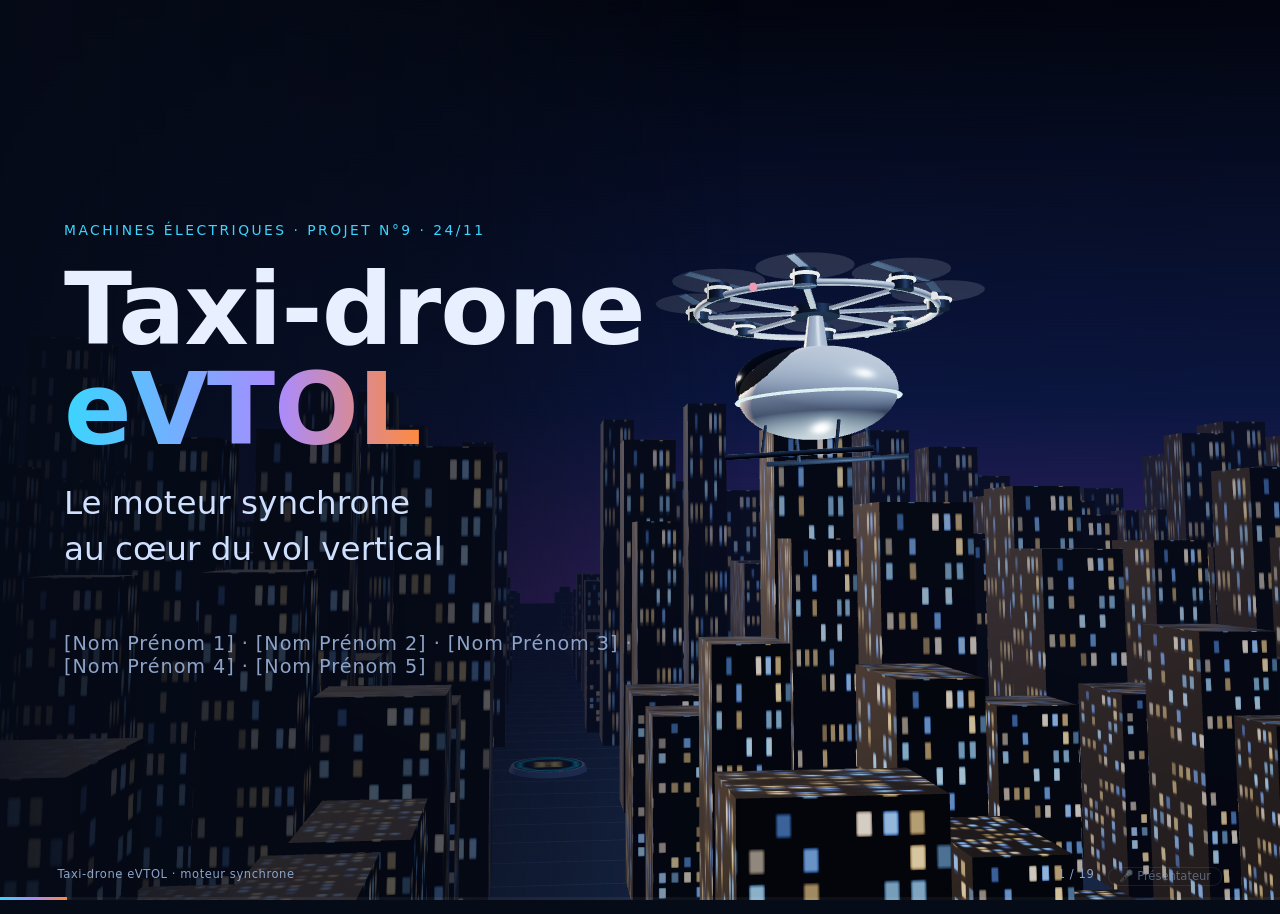
<file: presentation/index.html>
<!doctype html>
<html lang="fr">
<head>
<meta charset="utf-8">
<meta name="viewport" content="width=device-width, initial-scale=1">
<title>Taxi-drone eVTOL</title>
<link rel="stylesheet" href="style.css">
</head>
<body>
<div id="deck">

<!-- 1. TITRE -->
<section data-speaker="1" class="slide hero" data-3d="hero">
  <div class="v3d full"></div>
  <div class="hero-overlay">
    <div class="kicker">Machines électriques · Projet n°9 · 24/11</div>
    <h1>Taxi-drone <span class="grad">eVTOL</span></h1>
    <p class="subtitle">Le moteur synchrone<br>au cœur du vol vertical</p>
    <div class="authors">[Nom Prénom 1] · [Nom Prénom 2] · [Nom Prénom 3] · [Nom Prénom 4] · [Nom Prénom 5]</div>
  </div>
  <aside class="notes">Accroche : « Imaginez traverser la ville en 15 minutes, sans bruit de moteur thermique, sans piste : un drone de 950 kg qui décolle à la verticale. Quel moteur électrique peut faire ça, en toute sécurité ? » C'est la question de notre projet.</aside>
</section>

<!-- 2. PLAN -->
<section data-speaker="1" class="slide">
  <div class="kicker">Plan</div>
  <h2>Déroulement</h2>
  <div class="agenda">
    <div class="ag"><div class="agn">01</div><div class="agi">🚁</div><h3>Présentation du projet</h3><p>eVTOL, taxi-drone VX-8, mission</p></div>
    <div class="ag"><div class="agn">02</div><div class="agi">🧩</div><h3>Architecture du système</h3><p>batterie → onduleurs → MSAP → rotors</p></div>
    <div class="ag"><div class="agn">03</div><div class="agi">🧲</div><h3>Fonctionnement</h3><p>champ tournant, synchronisme, commande</p></div>
    <div class="ag"><div class="agn">04</div><div class="agi">📐</div><h3>Dimensionnement</h3><p>poussée, couple, puissance, rendement</p></div>
    <div class="ag"><div class="agn">05</div><div class="agi">📈</div><h3>Simulations</h3><p>mission complète, panne d'un moteur</p></div>
  </div>
  <div class="next small-next">Séance 2 · 01/12 : validation des simulations et constitution détaillée du MSAP · Séance 3 · 08/12 : commande et dimensionnement final</div>
  <aside class="notes">Plan demandé : présentation du projet, architecture du système, fonctionnement, dimensionnement, puis les simulations, que nous avons déjà réalisées en Python. La séance de validation du 01/12 servira à approfondir les simulations et la constitution interne du moteur ; le 08/12, la commande et le dimensionnement final.</aside>
</section>

<!-- 3. INTRODUCTION -->
<section data-speaker="1" class="slide">
  <div class="kicker">01 — Présentation du projet</div>
  <h2><span class="cy">e</span>lectric <span class="cy">V</span>ertical <span class="cy">T</span>ake-<span class="cy">O</span>ff &amp; <span class="cy">L</span>anding</h2>
  <div class="kpis">
    <div class="kpi"><div class="kico">🌱</div><div class="kv cy">0</div><div class="kl">émission locale</div></div>
    <div class="kpi"><div class="kico">🛬</div><div class="kv or">0 m</div><div class="kl">de piste</div></div>
    <div class="kpi"><div class="kico">⏱️</div><div class="kv gr">≈ 4×</div><div class="kl">plus rapide que la voiture</div></div>
  </div>
  <div class="mtl">
    <div class="ms"><div class="my">2011</div><div class="md"></div><div class="mt">1<sup>er</sup> vol habité<br><span class="mut">e-volo VC1</span></div></div>
    <div class="ms"><div class="my">2017</div><div class="md"></div><div class="mt">Démo taxi-drone<br><span class="mut">Dubaï</span></div></div>
    <div class="ms"><div class="my">2023</div><div class="md"></div><div class="mt">1<sup>er</sup> certificat<br><span class="mut">EHang EH216-S</span></div></div>
    <div class="ms"><div class="my">Auj.</div><div class="md"></div><div class="mt">Joby, Archer,<br>Volocopter, Airbus…</div></div>
  </div>
  <aside class="notes">La mobilité aérienne urbaine veut transporter des passagers au-dessus des embouteillages. eVTOL = aéronef électrique à décollage et atterrissage verticaux. « ≈ 4× » : ordre de grandeur pour un trajet aéroport → centre-ville aux heures de pointe. 2011 : premier vol habité d'un multicoptère électrique (e-volo VC1, Allemagne). 2017 : démonstration sans pilote à Dubaï (Volocopter). 2023 : EHang EH216-S, premier certificat de type pour un eVTOL de passagers sans pilote (Chine). Sans moteur thermique, toute la propulsion repose sur des moteurs électriques : des moteurs synchrones à aimants permanents.</aside>
</section>

<!-- 4. ARCHITECTURES -->
<section data-speaker="1" class="slide">
  <div class="kicker">01 — Présentation du projet</div>
  <h2>Trois familles d'eVTOL</h2>
  <div class="cols c3">
    <div class="card arch chosen">
      <svg viewBox="0 0 200 110" class="archsvg"><g class="ic">
        <ellipse cx="100" cy="70" rx="26" ry="16"/><line x1="100" y1="54" x2="100" y2="36"/><circle cx="100" cy="34" r="56" class="thin"/>
        <g class="rot"><ellipse cx="44" cy="34" rx="20" ry="4"/><ellipse cx="156" cy="34" rx="20" ry="4"/><ellipse cx="72" cy="22" rx="20" ry="4"/><ellipse cx="128" cy="22" rx="20" ry="4"/></g>
        <line x1="86" y1="86" x2="80" y2="98"/><line x1="114" y1="86" x2="120" y2="98"/><line x1="68" y1="98" x2="132" y2="98"/></g></svg>
      <h3>Multicoptère <span class="tag">notre choix</span></h3>
      <div class="pm"><span class="p">+ simple, redondant</span><span class="m">− autonomie</span></div>
    </div>
    <div class="card arch">
      <svg viewBox="0 0 200 110" class="archsvg"><g class="ic">
        <path d="M30 62 L170 62 L180 58 L170 54 L30 54 Z"/><line x1="40" y1="58" x2="160" y2="58"/>
        <g class="rot"><ellipse cx="60" cy="42" rx="16" ry="3"/><ellipse cx="100" cy="42" rx="16" ry="3"/><ellipse cx="140" cy="42" rx="16" ry="3"/></g>
        <line x1="60" y1="45" x2="60" y2="58"/><line x1="100" y1="45" x2="100" y2="58"/><line x1="140" y1="45" x2="140" y2="58"/>
        <ellipse cx="20" cy="58" rx="3" ry="12"/></g></svg>
      <h3>Portance + croisière</h3>
      <div class="pm"><span class="p">+ autonomie</span><span class="m">− rotors inutiles en croisière</span></div>
    </div>
    <div class="card arch">
      <svg viewBox="0 0 200 110" class="archsvg"><g class="ic">
        <path d="M30 62 L170 62 L180 58 L170 54 L30 54 Z"/>
        <g class="rot"><ellipse cx="55" cy="40" rx="4" ry="16"/><ellipse cx="145" cy="40" rx="4" ry="16"/></g>
        <line x1="55" y1="40" x2="55" y2="56"/><line x1="145" y1="40" x2="145" y2="56"/>
        <path d="M60 26 q 12 -10 24 0" class="thin"/><path d="M150 26 q 12 -10 24 0" class="thin"/></g></svg>
      <h3>Poussée vectorielle</h3>
      <div class="pm"><span class="p">+ rapide</span><span class="m">− mécanique complexe</span></div>
    </div>
  </div>
  <p class="callout big-callout">Multicoptère : le moteur = <b class="cy">propulsion</b> + <b class="or">pilotage</b></p>
  <aside class="notes">Multicoptère (EHang 216, Volocopter) : uniquement des rotors fixes, le vol est piloté en faisant varier la vitesse de chaque moteur. Portance + croisière (Wisk, Beta) : rotors pour décoller, aile + hélice pour la croisière. Poussée vectorielle (Joby, Archer) : les rotors basculent. Pour un taxi-drone urbain (trajets courts, sécurité maximale) on retient le multicoptère. Point clé : pas de gouverne ni de pas variable, c'est la vitesse des moteurs qui pilote, donc il faut un moteur à couple précis et réponse rapide.</aside>
</section>

<!-- 5. MISE EN SITUATION -->
<section data-speaker="2" class="slide" data-3d="inspect">
  <div class="kicker">01 — Présentation du projet</div>
  <h2>Le taxi-drone <span class="cy">VX-8</span></h2>
  <div class="cols c-3d">
    <div class="v3d framed"><div class="v3d-hint">⟲ glisser · molette</div></div>
    <div class="tiles">
      <div class="tile"><div class="ti">👥</div><div class="tv">2</div><div class="tl">passagers</div></div>
      <div class="tile"><div class="ti">⚖️</div><div class="tv"><span data-p="M"></span> kg</div><div class="tl">masse max</div></div>
      <div class="tile"><div class="ti">🌀</div><div class="tv"><span data-p="N_ROT"></span> × Ø<span data-p="D"></span> m</div><div class="tl">rotors</div></div>
      <div class="tile hl"><div class="ti">🧲</div><div class="tv"><span data-p="N_ROT"></span> MSAP</div><div class="tl">moteurs synchrones</div></div>
      <div class="tile"><div class="ti">🔋</div><div class="tv"><span data-p="E_BAT" data-div="1000"></span> kWh</div><div class="tl"><span data-p="VDC_NOM"></span> V</div></div>
      <div class="tile"><div class="ti">🏙️</div><div class="tv">20 km</div><div class="tl">90 km/h · 300 m</div></div>
    </div>
  </div>
  <aside class="notes">Le VX-8 est un appareil d'étude que nous avons défini nous-mêmes, à partir des ordres de grandeur des taxi-drones existants. Mission type : aéroport → centre-ville, 20 km, croisière 90 km/h à 300 m, environ 16 minutes. Faire tourner le modèle 3D : 8 rotors sur un anneau, un moteur synchrone à entraînement direct sous chaque rotor.</aside>
</section>

<!-- ARCHITECTURE DU SYSTÈME -->
<section data-speaker="2" class="slide">
  <div class="kicker">02 — Architecture du système</div>
  <h2>Architecture du VX-8</h2>
  <div class="card archi-card">
    <svg viewBox="0 0 1600 640" class="archi" role="img" aria-label="Schéma d'architecture : batterie, bus continu, huit onduleurs, huit moteurs synchrones, huit rotors, contrôleur de vol">
      <defs>
        <marker id="ah-cy" viewBox="0 0 10 10" refX="9" refY="5" markerWidth="7" markerHeight="7" orient="auto"><path d="M0 0L10 5L0 10z" fill="#3ad6ff"/></marker>
        <marker id="ah-gr" viewBox="0 0 10 10" refX="9" refY="5" markerWidth="7" markerHeight="7" orient="auto"><path d="M0 0L10 5L0 10z" fill="#46e6a6"/></marker>
        <marker id="ah-vi" viewBox="0 0 10 10" refX="9" refY="5" markerWidth="7" markerHeight="7" orient="auto"><path d="M0 0L10 5L0 10z" fill="#a98bff"/></marker>
        <marker id="ah-ye" viewBox="0 0 10 10" refX="9" refY="5" markerWidth="7" markerHeight="7" orient="auto"><path d="M0 0L10 5L0 10z" fill="#ffd166"/></marker>
      </defs>

      <!-- commande -->
      <g class="blk vi"><rect x="40" y="30" width="270" height="100" rx="14"/><text x="175" y="72" class="bt">Mission / pilote</text><text x="175" y="104" class="bs">trajectoire, altitude</text></g>
      <path d="M310 80 H 590" class="w vi" marker-end="url(#ah-vi)"/>
      <g class="blk vi hl"><rect x="590" y="20" width="440" height="120" rx="14"/><text x="810" y="64" class="bt">Contrôleur de vol</text><text x="810" y="98" class="bs">régulation altitude + attitude</text><text x="810" y="124" class="bs">capteurs : centrale inertielle · GPS · altimètre</text></g>
      <path d="M700 140 V 262" class="w vi dash" marker-end="url(#ah-vi)"/>
      <text x="712" y="210" class="lab vi" text-anchor="start">consignes de vitesse n₁ … n₈</text>
      <path d="M1440 268 V 80 H 1032" class="w vi dash" marker-end="url(#ah-vi)"/>
      <text x="1450" y="170" class="lab vi" text-anchor="start">mouvement</text><text x="1450" y="196" class="lab vi" text-anchor="start">mesuré</text>

      <!-- énergie -->
      <g class="blk ye"><rect x="40" y="300" width="250" height="150" rx="14"/><text x="165" y="345" class="bt">🔋 Batterie Li-ion</text><text x="165" y="380" class="bs"><tspan data-p="VDC_NOM"></tspan> V · <tspan data-p="E_BAT" data-div="1000"></tspan> kWh</text><text x="165" y="410" class="bs"><tspan data-p="N_SERIE"></tspan> cellules en série + BMS</text></g>
      <path d="M290 375 H 350" class="bus"/>
      <path d="M350 250 V 590" class="bus"/>
      <text x="350" y="236" class="lab ye">bus DC</text>
      <g class="blk ye"><rect x="40" y="520" width="250" height="100" rx="14"/><text x="165" y="562" class="bt">Convertisseur DC/DC</text><text x="165" y="594" class="bs">avionique, clim · 3 kW</text></g>
      <path d="M350 570 H 292" class="w ye" marker-end="url(#ah-ye)"/>

      <!-- une voie de propulsion, empilée ×8 -->
      <g class="ghost"><rect x="456" y="246" width="260" height="170" rx="14"/><rect x="816" y="246" width="270" height="170" rx="14"/><rect x="1196" y="246" width="260" height="170" rx="14"/></g>
      <g class="ghost g2"><rect x="448" y="256" width="260" height="170" rx="14"/><rect x="808" y="256" width="270" height="170" rx="14"/><rect x="1188" y="256" width="260" height="170" rx="14"/></g>
      <path d="M350 350 H 438" class="w ye" marker-end="url(#ah-ye)"/>
      <g class="blk cy"><rect x="440" y="266" width="260" height="170" rx="14"/><text x="570" y="318" class="bt">⚡ Onduleur</text><text x="570" y="352" class="bs">DC → AC triphasé</text><text x="570" y="380" class="bs">f variable (MLI)</text><text x="570" y="408" class="bs">η = <tspan data-p="ETA_OND" data-mul="100"></tspan> %</text></g>
      <path d="M700 350 H 798" class="w cy" marker-end="url(#ah-cy)"/>
      <text x="749" y="334" class="lab cy">AC 3~</text>
      <g class="blk cy hl"><rect x="800" y="266" width="270" height="170" rx="14"/><text x="935" y="318" class="bt">🧲 MSAP</text><text x="935" y="352" class="bs">p = <tspan data-p="P_POLES"></tspan> paires de pôles</text><text x="935" y="380" class="bs"><tspan data-p="C_MAX"></tspan> N·m · <tspan data-p="P_MAX" data-div="1000"></tspan> kW</text><text x="935" y="408" class="bs">entraînement direct</text></g>
      <path d="M1070 350 H 1178" class="w gr" marker-end="url(#ah-gr)"/>
      <text x="1124" y="334" class="lab gr">Ω, C</text>
      <g class="blk gr"><rect x="1180" y="266" width="260" height="170" rx="14"/><text x="1310" y="318" class="bt">🌀 Rotor</text><text x="1310" y="352" class="bs">Ø <tspan data-p="D"></tspan> m, pas fixe</text><text x="1310" y="380" class="bs">poussée T ∝ Ω²</text></g>
      <path d="M935 436 V 500 H 570 V 440" class="w cy dash" marker-end="url(#ah-cy)"/>
      <text x="752" y="530" class="lab cy">position du rotor θ + courants mesurés</text>
      <text x="1310" y="490" class="x8">× <tspan data-p="N_ROT"></tspan> voies indépendantes</text>
      <text x="1310" y="524" class="bs mutd">une panne ne touche qu'une seule voie</text>

      <!-- légende -->
      <g class="leg" transform="translate(440 585)">
        <line x1="0" y1="0" x2="40" y2="0" class="bus thin"/><text x="50" y="6">énergie DC</text>
        <line x1="200" y1="0" x2="240" y2="0" class="w cy"/><text x="250" y="6">électrique AC</text>
        <line x1="420" y1="0" x2="460" y2="0" class="w gr"/><text x="470" y="6">mécanique</text>
        <line x1="610" y1="0" x2="650" y2="0" class="w vi dash"/><text x="660" y="6">commande / mesures</text>
      </g>
    </svg>
  </div>
  <aside class="notes">Vue d'ensemble. Énergie (jaune) : une batterie lithium-ion de 400 V (108 cellules en série, 60 kWh, gérée par un BMS) alimente un bus continu. Sur ce bus : 8 voies de propulsion identiques et indépendantes (onduleur → moteur synchrone → rotor), plus un convertisseur DC/DC pour l'avionique. Commande (violet) : le contrôleur de vol compare la trajectoire voulue à ce que mesurent ses capteurs et envoie une consigne de vitesse à chaque moteur. Chaque onduleur lit la position du rotor et les courants pour piloter son moteur (autopilotage). Avantage de cette architecture : la redondance, une panne n'affecte qu'une voie sur 8.</aside>
</section>

<!-- 6. CHAÎNE DE CONVERSION -->
<section data-speaker="2" class="slide">
  <div class="kicker">02 — Architecture du système</div>
  <h2>Chaîne de conversion d'énergie</h2>
  <div class="chain">
    <div class="node"><div class="ico">🔋</div><h4>Batterie</h4><div class="nv"><span data-p="VDC_NOM"></span> V DC</div></div>
    <div class="flow dc"><span>DC</span></div>
    <div class="node"><div class="ico">⚡</div><h4>Onduleur</h4><div class="nv">η 98 %</div></div>
    <div class="flow ac"><span>AC 3~</span></div>
    <div class="node star"><div class="ico">⚙️</div><h4>MSAP</h4><div class="nv">η <span data-k="eta_stat" data-pct="1"></span> %</div></div>
    <div class="flow meca"><span>Ω, C</span></div>
    <div class="node"><div class="ico">🌀</div><h4>Rotor</h4><div class="nv"><span data-k="T_stat" data-f="0"></span> N</div></div>
  </div>
  <div class="cols tight">
    <div class="card formula center">
      <div class="eq">n = <span class="frac"><span>60 · f</span><span>p</span></span></div>
      <div class="eqline"><b data-k="rpm_stat" data-f="0"></b> tr/min · p = <b data-p="P_POLES"></b> ⇒ <b class="cy">f = <span data-k="f_stat" data-f="0"></span> Hz</b></div>
    </div>
  </div>
  </div>
  <aside class="notes">On retrouve la chaîne vue en cours : source → convertisseur → machine → charge. L'onduleur (ESC) transforme le continu de la batterie en triphasé à fréquence variable. Le moteur synchrone tourne exactement à n = 60f/p : en stationnaire, 1463 tr/min avec 14 paires de pôles, l'onduleur impose 341 Hz.</aside>
</section>

<!-- 8. POURQUOI LE MS -->
<section data-speaker="2" class="slide">
  <div class="kicker">02 — Architecture du système</div>
  <h2>MCC, MAS ou synchrone ?</h2>
  <div class="cols c-comp">
    <div class="card chartcard"><div class="chart" id="ch-comp"></div></div>
    <div class="card">
      <table class="compare">
        <thead><tr><th></th><th>MCC</th><th>MAS</th><th class="cy">MSAP</th></tr></thead>
        <tbody>
          <tr><td>⚖️ kW/kg</td><td class="no">●●</td><td class="mid">●●●</td><td class="best">●●●●●</td></tr>
          <tr><td>⚡ Rendement</td><td class="mid">●●●</td><td class="mid">●●●</td><td class="best">●●●●●</td></tr>
          <tr><td>🔧 Entretien</td><td class="no">✖ balais</td><td class="best">✔</td><td class="best">✔</td></tr>
          <tr><td>🎯 Vitesse</td><td class="mid">U−RI</td><td class="mid">g</td><td class="best">60f/p</td></tr>
          <tr><td>💶 Coût</td><td class="mid">●●●</td><td class="best">●●●●●</td><td class="no">●●</td></tr>
        </tbody>
      </table>
    </div>
  </div>
  <aside class="notes">Lien avec le cours. MCC : la vitesse chute avec le couple (U = E + RI, E = KΩ) ; balais et collecteur s'usent et font des étincelles, inacceptable en aviation. MAS : la vitesse dépend du glissement, donc courants rotoriques et pertes Joule au rotor. MS : vitesse rigoureusement constante n = 60f/p jusqu'au couple de décrochage ; avec un onduleur on règle f donc la vitesse. Le MSAP offre la meilleure puissance par kg, critère n°1 pour voler ; son seul défaut est le coût des aimants.</aside>
</section>

<!-- FONCTIONNEMENT : PRINCIPE DU MSAP -->
<section data-speaker="3" class="slide">
  <div class="kicker">03 — Fonctionnement</div>
  <h2>Principe du moteur synchrone</h2>
  <div class="cols c-princ">
    <div class="card princ-anim">
      <svg viewBox="-170 -170 340 340" class="msap">
        <circle r="160" class="stator-out"/><circle r="118" class="stator-in"/>
        <g class="coils">
          <g transform="rotate(-90)"><rect x="118" y="-14" width="34" height="28" rx="5" class="ph-a"/></g>
          <g transform="rotate(90)"><rect x="118" y="-14" width="34" height="28" rx="5" class="ph-a"/></g>
          <g transform="rotate(30)"><rect x="118" y="-14" width="34" height="28" rx="5" class="ph-b"/></g>
          <g transform="rotate(210)"><rect x="118" y="-14" width="34" height="28" rx="5" class="ph-b"/></g>
          <g transform="rotate(150)"><rect x="118" y="-14" width="34" height="28" rx="5" class="ph-c"/></g>
          <g transform="rotate(330)"><rect x="118" y="-14" width="34" height="28" rx="5" class="ph-c"/></g>
        </g>
        <text x="0" y="-128" class="cl-a">a</text><text x="111" y="70" class="cl-b">b</text><text x="-111" y="70" class="cl-c">c</text>
        <g class="spin field"><line x1="0" y1="0" x2="0" y2="-108" class="fvec"/><path d="M-9 -96 L0 -114 L9 -96z" class="fhead"/><text x="12" y="-92" class="ftxt">B<tspan dy="6" font-size="12">s</tspan></text></g>
        <g class="spin rotor">
          <circle r="80" class="rotor-body"/>
          <path d="M0 -80 A80 80 0 0 1 0 80 Z" class="mag-n" transform="rotate(-90)"/>
          <path d="M0 -80 A80 80 0 0 0 0 80 Z" class="mag-s" transform="rotate(-90)"/>
          <text x="0" y="-38" class="pole">N</text><text x="0" y="52" class="pole">S</text>
          <circle r="12" class="shaft"/>
        </g>
      </svg>
      <svg viewBox="0 0 360 70" class="waves">
        <path class="ph-a" d="M0 35 C 22.5 -5, 37.5 -5, 60 35 S 97.5 75, 120 35 S 157.5 -5, 180 35 S 217.5 75, 240 35 S 277.5 -5, 300 35 S 337.5 75, 360 35"/>
        <path class="ph-b" d="M0 35 C 22.5 -5, 37.5 -5, 60 35 S 97.5 75, 120 35 S 157.5 -5, 180 35 S 217.5 75, 240 35 S 277.5 -5, 300 35 S 337.5 75, 360 35" transform="translate(-40 0)"/>
        <path class="ph-c" d="M0 35 C 22.5 -5, 37.5 -5, 60 35 S 97.5 75, 120 35 S 157.5 -5, 180 35 S 217.5 75, 240 35 S 277.5 -5, 300 35 S 337.5 75, 360 35" transform="translate(-80 0)"/>
      </svg>
      <div class="wl"><span class="a">i<sub>a</sub></span><span class="b">i<sub>b</sub></span><span class="c">i<sub>c</sub></span> décalés de 120°</div>
    </div>
    <div class="steps3">
      <div class="st"><div class="stn cy">1</div><div><h3>Stator : champ tournant</h3><p>3 bobinages + courants triphasés ⇒ champ qui tourne à <b class="cy">Ω<sub>s</sub> = ω / p</b></p></div></div>
      <div class="st"><div class="stn or">2</div><div><h3>Rotor à aimants : synchronisme</h3><p>Le rotor « s'accroche » au champ : <b class="or">n = 60·f / p</b>, sans glissement (≠ MAS), sans balais (≠ MCC)</p></div></div>
      <div class="st"><div class="stn gr">3</div><div><h3>Couple ∝ courant</h3><p><b class="gr">C = <span data-p="KT" data-f="2"></span> × I<sub>q</sub></b> N·m/A, comme C = K·I pour la MCC</p></div></div>
      <div class="st"><div class="stn vi">4</div><div><h3>Modèle de Behn-Eschenburg</h3><p><b class="vi">V = E + R·I + jX<sub>s</sub>·I</b>, f.é.m. E ∝ Ω</p></div></div>
    </div>
  </div>
  <aside class="notes">Animation : les trois bobinages a, b, c du stator sont alimentés par des courants décalés de 120°. Leur somme crée un champ magnétique d'amplitude constante qui tourne (flèche cyan) à la vitesse ω/p. Le rotor porte des aimants permanents : son pôle nord est attiré par le champ et tourne exactement à la même vitesse, avec un petit décalage angulaire qui crée le couple. Pas de glissement comme pour la MAS, pas de balais ni collecteur comme pour la MCC. Le couple est proportionnel au courant (1,21 N·m par ampère pour notre moteur), comme pour la MCC. Modèle électrique par phase : V = E + R·I + jXs·I (Behn-Eschenburg), détaillé à la séance 2. Notre moteur a 14 paires de pôles (le dessin n'en montre qu'une).</aside>
</section>

<!-- FONCTIONNEMENT : COMMANDE ET PILOTAGE -->
<section data-speaker="3" class="slide">
  <div class="kicker">03 — Fonctionnement</div>
  <h2>Commande et pilotage</h2>
  <div class="card cascade-card">
    <svg viewBox="0 0 1600 300" class="cascade" role="img" aria-label="Commande en cascade : altitude, vitesse, courant">
      <defs><marker id="ca" viewBox="0 0 10 10" refX="9" refY="5" markerWidth="7" markerHeight="7" orient="auto"><path d="M0 0L10 5L0 10z" fill="#cfe0ff"/></marker></defs>
      <text x="20" y="96" class="lab">consigne</text><text x="20" y="122" class="lab">altitude</text>
      <path d="M120 110 H 190" class="cw" marker-end="url(#ca)"/>
      <g class="cb vi"><rect x="190" y="60" width="240" height="100" rx="12"/><text x="310" y="102" class="bt">Contrôleur de vol</text><text x="310" y="132" class="bs">altitude, attitude</text></g>
      <path d="M430 110 H 510" class="cw" marker-end="url(#ca)"/><text x="470" y="96" class="lab">n*</text>
      <g class="cb cy"><rect x="510" y="60" width="230" height="100" rx="12"/><text x="625" y="102" class="bt">Régul. vitesse</text><text x="625" y="132" class="bs">PI</text></g>
      <path d="M740 110 H 820" class="cw" marker-end="url(#ca)"/><text x="780" y="96" class="lab">I<tspan dy="6" font-size="16">q</tspan><tspan dy="-6">*</tspan></text>
      <g class="cb or"><rect x="820" y="60" width="230" height="100" rx="12"/><text x="935" y="102" class="bt">Régul. courant</text><text x="935" y="132" class="bs">I<tspan dy="5" font-size="14">d</tspan><tspan dy="-5"> = 0</tspan></text></g>
      <path d="M1050 110 H 1110" class="cw" marker-end="url(#ca)"/>
      <g class="cb cy"><rect x="1110" y="60" width="170" height="100" rx="12"/><text x="1195" y="102" class="bt">Onduleur</text><text x="1195" y="132" class="bs">MLI</text></g>
      <path d="M1280 110 H 1340" class="cw" marker-end="url(#ca)"/>
      <g class="cb gr"><rect x="1340" y="60" width="230" height="100" rx="12"/><text x="1455" y="102" class="bt">MSAP + rotor</text><text x="1455" y="132" class="bs">poussée</text></g>
      <path d="M1185 160 V 200 H 935 V 162" class="fb or" marker-end="url(#ca)"/><text x="1060" y="222" class="lab or">courants</text>
      <path d="M1455 160 V 240 H 625 V 162" class="fb cy" marker-end="url(#ca)"/><text x="1040" y="262" class="lab cy">vitesse / position θ (capteur)</text>
      <path d="M1570 110 H 1590 V 290 H 310 V 162" class="fb vi" marker-end="url(#ca)"/><text x="960" y="284" class="lab vi">altitude, inclinaison (centrale inertielle)</text>
    </svg>
  </div>
  <div class="cols c2 tight">
    <div class="card">
      <div class="ctrl-grid">
        <div><svg viewBox="0 0 60 60"><circle cx="30" cy="30" r="18" class="ring"/><g class="m up"><circle cx="30" cy="12" r="6"/><circle cx="48" cy="30" r="6"/><circle cx="30" cy="48" r="6"/><circle cx="12" cy="30" r="6"/></g></svg><span>Monter</span></div>
        <div><svg viewBox="0 0 60 60"><circle cx="30" cy="30" r="18" class="ring"/><g class="m"><circle cx="30" cy="12" r="6" class="dn"/><circle cx="48" cy="30" r="6"/><circle cx="30" cy="48" r="6" class="up"/><circle cx="12" cy="30" r="6"/></g></svg><span>Avancer</span></div>
        <div><svg viewBox="0 0 60 60"><circle cx="30" cy="30" r="18" class="ring"/><g class="m"><circle cx="30" cy="12" r="6" class="up"/><circle cx="48" cy="30" r="6" class="dn"/><circle cx="30" cy="48" r="6" class="up"/><circle cx="12" cy="30" r="6" class="dn"/></g></svg><span>Pivoter</span></div>
      </div>
    </div>
    <div class="card center">
      <p class="lead">Pas de gouverne, pas de pas variable :<br><b class="cy">on pilote uniquement par la vitesse des moteurs</b></p>
      <p class="mut">⇒ moteur à couple précis et réponse rapide</p>
    </div>
  </div>
  <aside class="notes">Trois boucles imbriquées, de la plus lente à la plus rapide. 1) Le contrôleur de vol compare l'altitude et l'inclinaison voulues à celles mesurées par la centrale inertielle et calcule une vitesse n* pour chacun des 8 moteurs. 2) La régulation de vitesse (PI) de chaque onduleur en déduit le courant de couple I_q*. 3) La régulation de courant impose ce courant dans le moteur (I_d = 0 sauf en défluxage), à partir de la position du rotor mesurée par un capteur : c'est l'autopilotage, le moteur ne peut pas décrocher. Pilotage : tous les moteurs accélèrent pour monter ; l'arrière tourne plus vite que l'avant pour avancer ; les moteurs d'un même sens de rotation accélèrent pour pivoter (couple de réaction).</aside>
</section>

<!-- DIMENSIONNEMENT : DÉMARCHE -->
<section data-speaker="3" class="slide">
  <div class="kicker">04 — Dimensionnement</div>
  <h2>Démarche de dimensionnement</h2>
  <div class="dim">
    <div class="dstep"><div class="dn">1</div><h3>Poussée</h3><div class="df">T = m·g / N</div><div class="dv"><span data-k="T_stat" data-f="0"></span> N</div><div class="dd">par rotor (<span data-p="M"></span> kg / <span data-p="N_ROT"></span>)</div></div>
    <div class="darr">→</div>
    <div class="dstep"><div class="dn">2</div><h3>Vitesse</h3><div class="df">T = C<sub>T</sub>·ρ·n²·D⁴</div><div class="dv"><span data-k="rpm_stat" data-f="0"></span> tr/min</div><div class="dd">f = <span data-k="f_stat" data-f="0"></span> Hz</div></div>
    <div class="darr">→</div>
    <div class="dstep"><div class="dn">3</div><h3>Puissance, couple</h3><div class="df">P = C<sub>P</sub>·ρ·n³·D⁵ · C = P/Ω</div><div class="dv"><span data-k="P_stat" data-div="1000" data-f="1"></span> kW · <span data-k="C_stat" data-f="0"></span> N·m</div><div class="dd">en vol stationnaire</div></div>
    <div class="darr">→</div>
    <div class="dstep hl"><div class="dn">4</div><h3>Marge ×2 en poussée</h3><div class="df">manœuvre + panne d'un moteur</div><div class="dv or"><span data-k="C_maxi" data-f="0"></span> N·m · <span data-k="P_maxi" data-div="1000" data-f="0"></span> kW</div><div class="dd">à <span data-k="rpm_maxi" data-f="0"></span> tr/min</div></div>
  </div>
  <div class="cols c3 tight">
    <div class="card choice"><div class="ci">🧲</div><div><h3>Moteur retenu</h3><p><b class="cy"><span data-p="C_MAX"></span> N·m · <span data-p="P_MAX" data-div="1000"></span> kW</b>, <span data-p="I_MAX"></span> A crête, <span data-p="M_MOTEUR"></span> kg</p></div></div>
    <div class="card choice"><div class="ci">🔋</div><div><h3>Batterie</h3><p><b class="cy"><span data-p="E_BAT" data-div="1000"></span> kWh · <span data-p="VDC_NOM"></span> V</b>, <span data-k="P_total_stat" data-div="1000" data-f="0"></span> kW en stationnaire</p></div></div>
    <div class="card choice"><div class="ci">✅</div><div><h3>Vérifié par simulation</h3><p><b class="gr"><span data-k="soc_fin" data-f="0"></span> %</b> de batterie restante, bobinage à <b class="gr"><span data-k="temp_max" data-f="0"></span> °C</b> max</p></div></div>
  </div>
  <aside class="notes">Le dimensionnement part de la masse. 1) En vol stationnaire, chaque rotor porte 1/8 du poids : 1165 N. 2) La loi de poussée du rotor donne la vitesse : 1463 tr/min, donc 341 Hz avec 14 paires de pôles. 3) La loi de puissance donne 19,9 kW et 130 N·m par moteur. 4) Mais on dimensionne pour une poussée double (manœuvres, rafales, panne d'un moteur) : 260 N·m et 56 kW à 2069 tr/min. On choisit donc un moteur de 280 N·m / 60 kW. La batterie de 60 kWh sous 400 V doit fournir 173 kW en stationnaire. Les slides suivantes détaillent chaque étape, et la simulation vérifie le tout.</aside>
</section>

<!-- 7. CAHIER DES CHARGES (interactif) -->
<section data-speaker="4" class="slide">
  <div class="kicker">04 — Dimensionnement</div>
  <h2>Cahier des charges d'un moteur</h2>
  <div class="cols c2">
    <div class="card">
      <div class="sliders">
        <label>⚖️ Masse <output id="o-m"></output><input type="range" id="s-m" min="600" max="1400" step="10" value="950"></label>
        <label>🌀 Rotors <output id="o-n"></output><input type="range" id="s-n" min="0" max="4" step="1" value="2"></label>
        <label>📏 Diamètre <output id="o-d"></output><input type="range" id="s-d" min="1.2" max="2.8" step="0.05" value="2"></label>
        <label>🛡️ Marge <output id="o-k"></output><input type="range" id="s-k" min="1.3" max="2.5" step="0.05" value="2"></label>
      </div>
      <div class="formulas">
        <div><b>T = C<sub>T</sub>·ρ·n²·D⁴</b></div>
        <div><b>P = C<sub>P</sub>·ρ·n³·D⁵</b></div>
        <div><b>C = P / Ω</b></div>
      </div>
      <svg id="calc-viz" viewBox="-100 -100 200 200"></svg>
    </div>
    <div class="stack">
      <div class="res-grid">
        <div class="res"><div class="rl">Poussée / rotor</div><div class="rv" id="r-T"></div></div>
        <div class="res"><div class="rl">Vitesse</div><div class="rv" id="r-n"></div></div>
        <div class="res"><div class="rl">Couple</div><div class="rv" id="r-C"></div></div>
        <div class="res"><div class="rl">Puissance</div><div class="rv" id="r-P"></div></div>
        <div class="res hl"><div class="rl">Couple max</div><div class="rv" id="r-Cm"></div></div>
        <div class="res hl"><div class="rl">Puissance max</div><div class="rv" id="r-Pm"></div></div>
        <div class="res"><div class="rl">Total stationnaire</div><div class="rv" id="r-Pt"></div></div>
        <div class="res"><div class="rl">Autonomie</div><div class="rv" id="r-aut"></div></div>
      </div>
      <div class="verdict" id="verdict"></div>
    </div>
  </div>
  <aside class="notes">Démonstration en direct : augmenter la masse ou réduire le diamètre et observer l'explosion de la puissance (P ∝ T^1,5 / D). Les valeurs du haut sont pour le vol stationnaire ; en orange, ce que le moteur doit pouvoir fournir avec la marge. Une marge ×2 est nécessaire pour manœuvrer et compenser la panne d'un moteur.</aside>
</section>

<!-- 9. COURBE ROTOR -->
<section data-speaker="4" class="slide">
  <div class="kicker">04 — Dimensionnement</div>
  <h2>La charge : un rotor de 2 m</h2>
  <div class="cols c-chart">
    <div class="card chartcard"><div class="chart" id="ch-rotor"></div></div>
    <div class="chips">
      <div class="chip"><div class="cv cy">T ∝ Ω²</div><div class="cl">poussée</div></div>
      <div class="chip"><div class="cv or">P ∝ Ω³</div><div class="cl">puissance</div></div>
      <div class="chip hl"><div class="cv">×2 ⇒ <span class="or">×2,83</span></div><div class="cl">poussée ⇒ puissance</div></div>
    </div>
  </div>
  <aside class="notes">Charge de type ventilateur : couple résistant en Ω², comme les ventilateurs et pompes centrifuges vus en cours. Doubler la poussée ⇒ vitesse ×√2 = ×1,41 ⇒ puissance ×2√2 = ×2,83. Stationnaire : 1463 tr/min, 19,9 kW. Poussée max : 2069 tr/min, 56,2 kW. Le moteur doit être dimensionné pour la poussée max, pas pour le stationnaire.</aside>
</section>

<!-- 10. ENVELOPPE -->
<section data-speaker="4" class="slide">
  <div class="kicker">04 — Dimensionnement</div>
  <h2>Caractéristique couple–vitesse</h2>
  <div class="cols c-chart">
    <div class="card chartcard"><div class="chart" id="ch-env"></div></div>
    <div class="chips">
      <div class="chip"><div class="cv cy"><span data-p="C_MAX"></span> N·m</div><div class="cl">couple max</div></div>
      <div class="chip"><div class="cv or"><span data-p="P_MAX" data-div="1000"></span> kW</div><div class="cl">puissance max</div></div>
      <div class="chip hl"><div class="cv gr">✔ marge</div><div class="cl">poussée max atteinte</div></div>
    </div>
  </div>
  <aside class="notes">Couple constant : limité par le courant max (240 A crête), C = K·I comme pour la MCC. Puissance constante : limitée à 60 kW. Défluxage : à haute vitesse, la f.é.m. E = K·Ω approche la tension de la batterie ; on injecte un courant i_d négatif pour « affaiblir » le flux. Batterie faible ⇒ tension plus basse ⇒ la limite arrive plus tôt (pointillés). Le point de fonctionnement est l'intersection entre l'enveloppe et la courbe du rotor en Ω² : la poussée max est atteignable avec marge.</aside>
</section>

<!-- 11. CARTE DE RENDEMENT -->
<section data-speaker="4" class="slide">
  <div class="kicker">04 — Dimensionnement</div>
  <h2>Carte de rendement</h2>
  <div class="cols c-chart">
    <div class="card chartcard"><div class="chart" id="ch-eta"></div></div>
    <div class="chips">
      <div class="chip hl"><div class="cv gr"><span data-k="eta_stat" data-pct="1"></span> %</div><div class="cl">en stationnaire</div></div>
      <div class="chip"><div class="cv or">R·I²</div><div class="cl">bas régime, fort couple</div></div>
      <div class="chip"><div class="cv vi">P<sub>fer</sub></div><div class="cl">haut régime</div></div>
    </div>
  </div>
  <aside class="notes">Survoler la carte à la souris pour lire le rendement. À faible vitesse et fort couple, les pertes Joule R·I² dominent. À haute vitesse, les pertes fer (∝ f et f²). Ligne pointillée blanche : couple demandé par le rotor. Le moteur a été choisi pour que cette ligne traverse la zone de meilleur rendement (> 95 %).</aside>
</section>

<!-- 12. BILAN DE PUISSANCE -->
<section data-speaker="5" class="slide">
  <div class="kicker">04 — Dimensionnement</div>
  <h2>Bilan de puissance</h2>
  <div class="cols c-chart">
    <div class="card chartcard"><div class="chart" id="ch-bilan"></div></div>
    <div class="chips">
      <div class="chip"><div class="cv eqc">η = P<sub>u</sub> / P<sub>a</sub></div><div class="cl">comme dans le cours</div></div>
      <div class="chip hl"><div class="cv gr"><span data-k="eta_stat" data-pct="1"></span> %</div><div class="cl">rendement moteur</div></div>
      <div class="chip"><div class="cv or"><span data-k="P_total_stat" data-div="1000" data-f="0"></span> kW</div><div class="cl">tout l'appareil</div></div>
    </div>
  </div>
  <aside class="notes">P_a = P_u + P_J + P_fer + P_méca, exactement le bilan vu pour la MCC. Les pertes collectives (fer + mécaniques) sont quasi constantes à vitesse donnée. Pas de pertes Joule au rotor : il n'a pas de bobinage, seulement des aimants. Pour tout l'appareil (8 moteurs + avionique) : 173 kW tirés de la batterie en stationnaire. Attention, l'axe vertical est tronqué pour bien voir les pertes.</aside>
</section>

<!-- 13. SIMULATION MISSION -->
<section data-speaker="5" class="slide" data-3d="mission">
  <div class="kicker">05 — Simulations</div>
  <h2>Mission complète</h2>
  <div class="cols c-mission">
    <div class="v3d framed">
      <div class="phase" id="m-phase">Prêt</div>
      <div class="player">
        <button id="m-play" class="btn">▶ Lancer</button>
        <input type="range" id="m-scrub" min="0" max="1000" value="0">
        <select id="m-speed"><option value="15">×15</option><option value="30" selected>×30</option><option value="60">×60</option></select>
        <span id="m-time" class="mono">00:00</span>
      </div>
    </div>
    <div class="stack">
      <div class="gauges" id="gauges"></div>
      <div class="card chartcard small-chart"><div class="chart" id="ch-mis1"></div></div>
      <div class="card chartcard small-chart"><div class="chart" id="ch-mis2"></div></div>
    </div>
  </div>
  <aside class="notes">Simulation Python (pas de 10 ms) : régulation d'altitude, régulation de vitesse de chaque moteur, modèle d-q du moteur, aérodynamique du rotor, batterie et échauffement. À commenter : pic de couple au décollage ; baisse de puissance en croisière (le rotor travaille dans un air « neuf ») ; la fréquence électrique suit f = p·n/60 ; freinage récupératif à l'arrêt des rotors (fonctionnement en génératrice). Bilan : 35 kWh consommés, 42 % de batterie restante, bobinage à 68 °C max.</aside>
</section>

<!-- 14. PANNE MOTEUR -->
<section data-speaker="5" class="slide" data-3d="top">
  <div class="kicker">05 — Simulations</div>
  <h2>Panne d'un moteur</h2>
  <div class="cols c-mission">
    <div class="v3d framed">
      <div class="phase" id="p-phase">Vol stationnaire à 30 m</div>
      <div class="player"><button id="p-play" class="btn danger">⚠ Panne du moteur 1</button><span id="p-time" class="mono">t = 0,00 s</span></div>
    </div>
    <div class="stack">
      <div class="card chartcard small-chart"><div class="chart" id="ch-pbars"></div></div>
      <div class="card chartcard small-chart"><div class="chart" id="ch-prpm"></div></div>
      <div class="chiprow">
        <div class="chip"><div class="cv">0,15 s</div><div class="cl">détection</div></div>
        <div class="chip"><div class="cv or">⚡ CC</div><div class="cl">frein</div></div>
        <div class="chip hl"><div class="cv gr">−<span data-k="chute_panne" data-mul="100" data-f="0"></span> cm</div><div class="cl">altitude</div></div>
      </div>
    </div>
  </div>
  <aside class="notes">À t = 2 s l'onduleur du moteur 1 tombe en panne. Après détection (0,15 s), il met le moteur en court-circuit (CC) : le moteur synchrone devient une génératrice en court-circuit et freine le rotor. Les 7 autres compensent : les moteurs 4 et 6 ralentissent pour équilibrer roulis et lacet, les moteurs 3 et 7 accélèrent fortement, d'où la marge de poussée ×2. Perte d'altitude : 2 cm. Le courant de court-circuit d'un MSAP vaut environ ψ/L : point à approfondir à la séance 2.</aside>
</section>

<!-- 15. CONCLUSION -->
<section data-speaker="5" class="slide">
  <div class="kicker">Synthèse</div>
  <h2>À retenir</h2>
  <div class="cols c3">
    <div class="card big"><div class="bi">🧲</div><div class="bn cy" data-k="C_maxi" data-f="0"></div><div class="bu">N·m par moteur</div></div>
    <div class="card big"><div class="bi">⚡</div><div class="bn gr" data-k="eta_stat" data-pct="1"></div><div class="bu">% de rendement</div></div>
    <div class="card big"><div class="bi">🔋</div><div class="bn or" data-k="energie_mission" data-f="0"></div><div class="bu">kWh pour 20 km</div></div>
  </div>
  <div class="next">Séance 2 · 01/12 → <b>validation des simulations</b> et constitution détaillée du MSAP 🧲</div>
  <aside class="notes">Conclusions : dans un multicoptère, le moteur est propulsion + pilotage. Le MSAP s'impose : puissance massique, rendement, vitesse imposée par f. Le dimensionnement est fixé par la poussée max (marge ×2), pas par le stationnaire : 260 N·m à 2069 tr/min. Il reste 42 % de batterie après la mission. Prochaine séance : constitution (stator, rotor à aimants, vue 3D éclatée), champ tournant et synchronisme, modèle électrique. Questions ?</aside>
</section>

</div>

<div id="hud">
  <div id="progress"><div></div></div>
  <div id="footer"><span>Taxi-drone eVTOL · moteur synchrone</span><span id="counter"></span></div>
</div>
<div id="notes-panel"></div>

<script>
  /* Intervenants : modifier les noms ici. Chaque slide porte data-speaker="1..5". */
  window.SPEAKERS = ["[Nom Prénom 1]", "[Nom Prénom 2]", "[Nom Prénom 3]", "[Nom Prénom 4]", "[Nom Prénom 5]"];
</script>
<script src="lib/three.min.js"></script>
<script src="lib/plotly.min.js"></script>
<script src="data/sim.js"></script>
<script src="js/drone3d.js"></script>
<script src="js/app.js"></script>
</body>
</html>
</file>
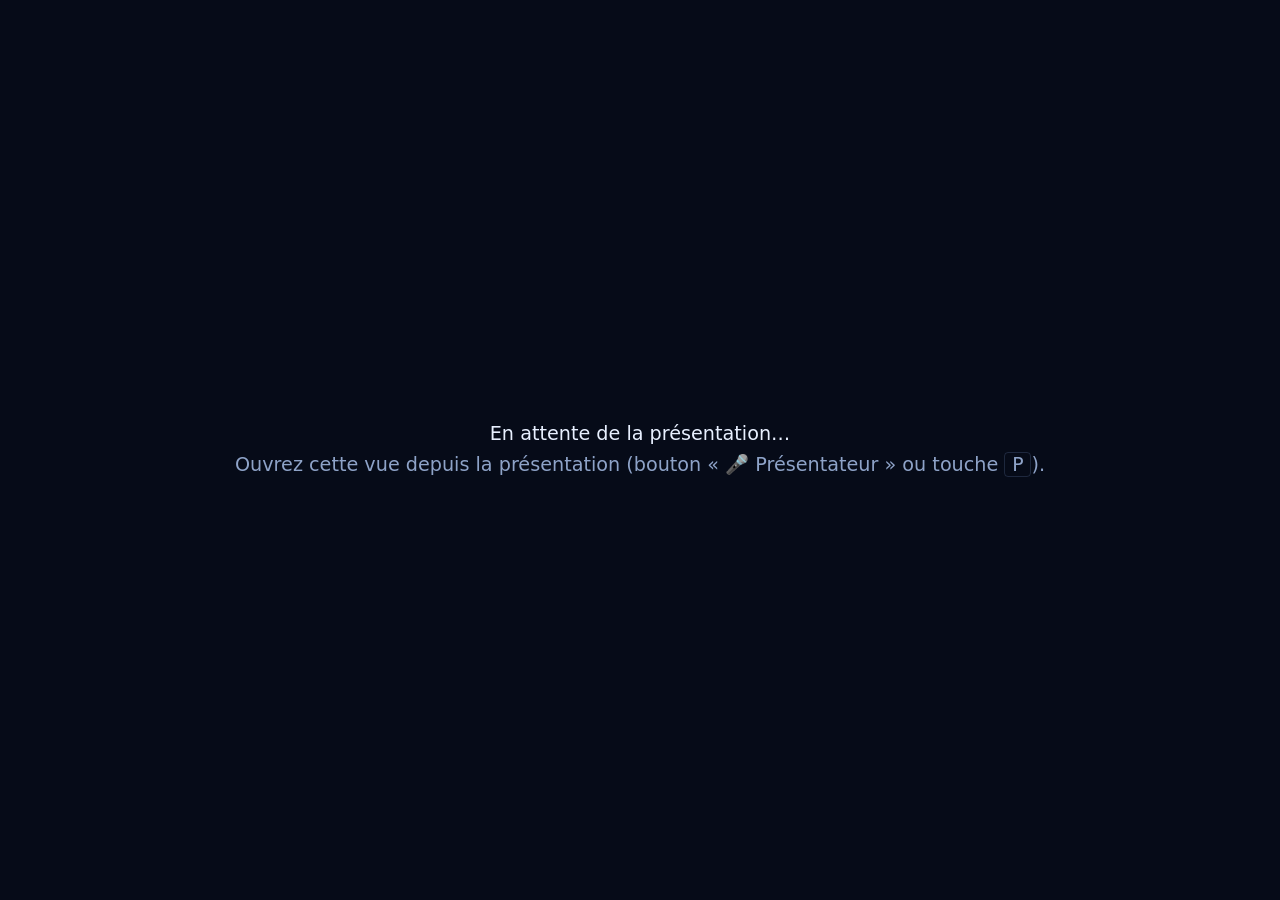
<file: presentation/presenter.html>
<!doctype html>
<html lang="fr">
<head>
<meta charset="utf-8">
<meta name="viewport" content="width=device-width, initial-scale=1">
<title>Vue présentateur</title>
<style>
:root {
  --bg: #060b18; --bg2: #0b1430; --card: rgba(255,255,255,.04); --line: rgba(140,170,230,.18);
  --txt: #e8f0ff; --mut: #8ea3c8; --cy: #3ad6ff; --or: #ff8a3d; --gr: #46e6a6; --vi: #a98bff; --ye: #ffd166; --rd: #ff4d6d;
  --fh: "Bahnschrift", "Segoe UI", system-ui, sans-serif; --fb: "Segoe UI", system-ui, sans-serif;
  --nf: 22px;
}
* { box-sizing: border-box; }
html, body { margin: 0; height: 100%; background: var(--bg); color: var(--txt); font-family: var(--fb); }
body { display: grid; grid-template-rows: auto auto 1fr; height: 100vh; }
button, select { font: inherit; color: var(--txt); background: var(--bg2); border: 1px solid var(--line); border-radius: 8px; padding: .35em .8em; cursor: pointer; }
button:hover, select:hover { border-color: var(--cy); }
.mut { color: var(--mut); }

header { display: flex; align-items: center; gap: 1.2em; flex-wrap: wrap; padding: .8em 1.2em; border-bottom: 1px solid var(--line); background: var(--bg2); }
header h1 { font-family: var(--fh); font-size: 1.05em; font-weight: 600; letter-spacing: .12em; text-transform: uppercase; color: var(--cy); margin: 0; }
.grow { flex: 1; }
#timer { font-family: Consolas, monospace; font-size: 1.8em; font-variant-numeric: tabular-nums; }
#timer.over { color: var(--rd); }
#clock { font-family: Consolas, monospace; color: var(--mut); }
#status { font-size: .85em; padding: .2em .7em; border-radius: 99px; border: 1px solid var(--line); }
#status.ok { color: var(--gr); border-color: var(--gr); } #status.ko { color: var(--rd); border-color: var(--rd); }

#speakers { display: grid; grid-template-columns: repeat(5, 1fr); gap: .6em; padding: .8em 1.2em; }
.sp { border: 1px solid var(--line); border-left: 5px solid var(--c); border-radius: 10px; padding: .5em .8em; background: var(--card); opacity: .55; transition: opacity .2s, background .2s; }
.sp.on { opacity: 1; background: color-mix(in srgb, var(--c) 14%, transparent); }
.sp.me { outline: 2px dashed var(--c); outline-offset: 2px; }
.sp .nm { font-family: var(--fh); font-weight: 600; white-space: nowrap; overflow: hidden; text-overflow: ellipsis; }
.sp .rg { font-size: .8em; color: var(--mut); }
.sp .tm { font-family: Consolas, monospace; font-size: .9em; font-variant-numeric: tabular-nums; }
.sp .tm.over { color: var(--rd); }
.bar { height: 4px; border-radius: 2px; background: var(--line); margin-top: .35em; overflow: hidden; }
.bar div { height: 100%; background: var(--c); width: 0; }

main { display: grid; grid-template-columns: 1fr 300px; gap: 1em; padding: 0 1.2em 1em; min-height: 0; }
#current { display: flex; flex-direction: column; min-height: 0; gap: .7em; }
#who { display: flex; align-items: baseline; gap: .8em; flex-wrap: wrap; }
#who .num { font-family: var(--fh); color: var(--mut); font-size: 1.1em; }
#who .title { font-family: var(--fh); font-size: 1.6em; font-weight: 600; }
#who .spk { margin-left: auto; font-family: var(--fh); font-size: 1.15em; font-weight: 600; padding: .15em .8em; border-radius: 99px; background: color-mix(in srgb, var(--c) 18%, transparent); color: var(--c); border: 1px solid var(--c); }
#banner { display: none; padding: .55em 1em; border-radius: 10px; font-weight: 600; }
#banner.show { display: block; }
#banner.handoff { background: color-mix(in srgb, var(--or) 16%, transparent); border: 1px solid var(--or); color: var(--or); }
#banner.mine { background: color-mix(in srgb, var(--gr) 16%, transparent); border: 1px solid var(--gr); color: var(--gr); }
#banner.soon { background: color-mix(in srgb, var(--ye) 14%, transparent); border: 1px solid var(--ye); color: var(--ye); }
#notes { flex: 1; overflow: auto; font-size: var(--nf); line-height: 1.55; padding: 1em 1.2em; border-radius: 12px; border: 1px solid var(--line); background: var(--card); }
#notes:empty::before { content: "Pas de notes pour cette slide."; color: var(--mut); font-style: italic; }
#next { padding: .7em 1em; border-radius: 10px; border: 1px solid var(--line); color: var(--mut); }
#next b { color: var(--txt); font-family: var(--fh); }
.ctrl { display: flex; gap: .5em; flex-wrap: wrap; align-items: center; }

aside { display: flex; flex-direction: column; min-height: 0; border: 1px solid var(--line); border-radius: 12px; overflow: hidden; }
aside h2 { margin: 0; padding: .6em .9em; font-family: var(--fh); font-size: .85em; letter-spacing: .12em; text-transform: uppercase; color: var(--mut); border-bottom: 1px solid var(--line); font-weight: 600; }
#list { overflow: auto; flex: 1; }
.it { display: flex; gap: .6em; align-items: center; padding: .45em .9em; cursor: pointer; border-left: 4px solid var(--c); font-size: .92em; }
.it:hover { background: var(--card); }
.it.on { background: color-mix(in srgb, var(--c) 18%, transparent); font-weight: 600; }
.it.mine .n::after { content: " ★"; color: var(--ye); }
.it .n { color: var(--mut); width: 2.6em; flex: none; font-variant-numeric: tabular-nums; }
.it .t { white-space: nowrap; overflow: hidden; text-overflow: ellipsis; }

#waiting { position: fixed; inset: 0; display: flex; align-items: center; justify-content: center; text-align: center; background: var(--bg); padding: 2em; font-size: 1.2em; line-height: 1.6; }
#waiting.hide { display: none; }
kbd { font-family: Consolas, monospace; border: 1px solid var(--line); border-radius: 4px; padding: 0 .35em; }

@media (max-width: 900px) {
  main { grid-template-columns: 1fr; }
  aside { max-height: 30vh; }
  #speakers { grid-template-columns: repeat(auto-fit, minmax(150px, 1fr)); }
}
</style>
</head>
<body>
<header>
  <h1>Vue présentateur</h1>
  <label class="mut">Je suis :
    <select id="me"><option value="0">Tout le groupe</option></select>
  </label>
  <span id="status" class="ko">Non connecté</span>
  <span class="grow"></span>
  <span class="ctrl">
    <button id="font-dn" title="Réduire le texte">A−</button>
    <button id="font-up" title="Agrandir le texte">A+</button>
  </span>
  <span id="timer">00:00</span>
  <span class="ctrl">
    <button id="play">▶ Démarrer</button>
    <button id="reset" title="Remettre les chronos à zéro">↺</button>
  </span>
  <span id="clock"></span>
</header>

<section id="speakers"></section>

<main>
  <section id="current">
    <div id="who"><span class="num"></span><span class="title"></span><span class="spk"></span></div>
    <div id="banner"></div>
    <div id="notes"></div>
    <div id="next"></div>
    <div class="ctrl">
      <button id="prev">◀ Précédente</button>
      <button id="nextb">Suivante ▶</button>
      <span class="mut">Raccourcis : <kbd>←</kbd> <kbd>→</kbd> navigation · <kbd>T</kbd> chrono</span>
    </div>
  </section>
  <aside>
    <h2>Slides</h2>
    <div id="list"></div>
  </aside>
</main>

<div id="waiting">
  <div>En attente de la présentation…<br>
  <span class="mut">Ouvrez cette vue depuis la présentation (bouton « 🎤 Présentateur » ou touche <kbd>P</kbd>).</span></div>
</div>

<script>
(() => {
  const TOTAL_MIN = 20;                       // durée cible de l'exposé
  const COLORS = ['var(--cy)', 'var(--gr)', 'var(--vi)', 'var(--or)', 'var(--ye)'];
  const $ = id => document.getElementById(id);
  const store = {
    get(k, d) { try { const v = localStorage.getItem('evtol-pres-' + k); return v === null ? d : JSON.parse(v); } catch (e) { return d; } },
    set(k, v) { try { localStorage.setItem('evtol-pres-' + k, JSON.stringify(v)); } catch (e) {} },
  };
  const mmss = ms => { const s = Math.max(0, Math.floor(ms / 1000)); return String(Math.floor(s / 60)).padStart(2, '0') + ':' + String(s % 60).padStart(2, '0'); };
  const col = sp => COLORS[(sp - 1) % COLORS.length] || 'var(--mut)';

  let slides = [], speakers = [], cur = -1, built = false;
  let me = store.get('me', 0), nf = store.get('nf', 22);
  document.documentElement.style.setProperty('--nf', nf + 'px');

  // ---------- chronos ----------
  let running = false, lastTick = 0, total = 0, perSpk = [0, 0, 0, 0, 0, 0];
  function tick() {
    const now = performance.now();
    if (running) {
      const dt = now - lastTick; total += dt;
      const sp = slides[cur] && slides[cur].speaker; if (sp) perSpk[sp] += dt;
    }
    lastTick = now;
    $('timer').textContent = mmss(total);
    $('timer').classList.toggle('over', total > TOTAL_MIN * 60000);
    const target = TOTAL_MIN * 60000 / Math.max(1, speakers.length);
    speakers.forEach((_, k) => {
      const el = document.querySelector(`.sp[data-k="${k + 1}"]`); if (!el) return;
      const t = perSpk[k + 1], tm = el.querySelector('.tm');
      tm.textContent = mmss(t) + ' / ' + mmss(target);
      tm.classList.toggle('over', t > target);
      el.querySelector('.bar div').style.width = Math.min(100, t / target * 100) + '%';
    });
    $('clock').textContent = new Date().toLocaleTimeString('fr-FR', { hour: '2-digit', minute: '2-digit' });
  }
  function setRunning(r) { running = r; lastTick = performance.now(); $('play').textContent = r ? '❚❚ Pause' : '▶ Démarrer'; }
  $('play').onclick = () => setRunning(!running);
  $('reset').onclick = () => { total = 0; perSpk = perSpk.map(() => 0); setRunning(false); tick(); };
  setInterval(tick, 250);

  // ---------- liaison avec la présentation ----------
  const deck = window.opener;
  const send = msg => { if (deck && !deck.closed) deck.postMessage(msg, '*'); };
  const goTo = i => { if (i >= 0 && i < slides.length) send({ type: 'evtol-go', i }); };
  function ping() {
    const ok = deck && !deck.closed;
    $('status').textContent = ok ? 'Connecté' : 'Présentation fermée';
    $('status').className = ok ? 'ok' : 'ko';
    if (ok) send({ type: 'evtol-hello' });     // se ré-annonce (utile si la présentation a été rechargée)
  }
  if (deck) send({ type: 'evtol-hello' });
  setInterval(ping, 1000); ping();

  addEventListener('message', e => {
    const d = e.data || {};
    if (d.type !== 'evtol-state') return;
    slides = d.slides; speakers = d.speakers;
    if (!built) build();
    if (cur !== -1 && d.i !== cur && !running && total === 0) setRunning(true);   // démarrage auto au premier changement de slide
    if (d.i === cur) return;
    cur = d.i; render();
    $('waiting').classList.add('hide');
  });

  function build() {
    built = true;
    const sel = $('me');
    speakers.forEach((n, k) => { const o = document.createElement('option'); o.value = k + 1; o.textContent = n; sel.appendChild(o); });
    sel.value = me;
    sel.onchange = () => { me = +sel.value; store.set('me', me); render(); };

    $('speakers').innerHTML = '';
    speakers.forEach((n, k) => {
      const idx = slides.map((s, i) => s.speaker === k + 1 ? i + 1 : 0).filter(Boolean);
      const rg = idx.length ? (idx.length > 1 ? `slides ${idx[0]}–${idx[idx.length - 1]}` : `slide ${idx[0]}`) : 'aucune slide';
      const el = document.createElement('div');
      el.className = 'sp'; el.dataset.k = k + 1; el.style.setProperty('--c', col(k + 1));
      el.innerHTML = `<div class="nm"></div><div class="rg">${rg}</div><div class="tm"></div><div class="bar"><div></div></div>`;
      el.querySelector('.nm').textContent = n;
      $('speakers').appendChild(el);
    });

    $('list').innerHTML = '';
    slides.forEach((s, i) => {
      const el = document.createElement('div');
      el.className = 'it'; el.dataset.i = i; el.style.setProperty('--c', col(s.speaker));
      el.innerHTML = `<span class="n">${i + 1}</span><span class="t"></span>`;
      el.querySelector('.t').textContent = s.title;
      el.title = (speakers[s.speaker - 1] || '') + ' · ' + s.title;
      el.onclick = () => goTo(i);
      $('list').appendChild(el);
    });
  }

  function render() {
    const s = slides[cur]; if (!s) return;
    const nx = slides[cur + 1];
    const who = $('who');
    who.style.setProperty('--c', col(s.speaker));
    who.querySelector('.num').textContent = `${cur + 1} / ${slides.length}`;
    who.querySelector('.title').textContent = s.title;
    who.querySelector('.spk').textContent = '🎤 ' + (speakers[s.speaker - 1] || '—');
    $('notes').textContent = s.notes;
    $('notes').scrollTop = 0;

    $('next').innerHTML = nx ? `Suivante : <b></b> <span class="mut"></span>` : '<b>Dernière slide</b> · questions';
    if (nx) { $('next').querySelector('b').textContent = nx.title; $('next').querySelector('.mut').textContent = '· ' + (speakers[nx.speaker - 1] || ''); }

    // bandeau : passage de relais / mon tour
    const b = $('banner'); let txt = '', cls = '';
    if (me && s.speaker === me) {
      cls = 'mine'; txt = '● C\'est à toi de parler.';
      if (nx && nx.speaker !== me) txt += ` Après cette slide, tu passes la parole à ${speakers[nx.speaker - 1]}.`;
    } else if (me) {
      const k = slides.findIndex((x, i) => i > cur && x.speaker === me);
      if (k === cur + 1) { cls = 'soon'; txt = `▲ À toi à la prochaine slide (« ${slides[k].title} »).`; }
      else if (k > 0) { cls = 'soon'; txt = `À toi dans ${k - cur} slides (slide ${k + 1}).`; }
    }
    if (!cls && nx && nx.speaker !== s.speaker) { cls = 'handoff'; txt = `⇄ Passage de relais après cette slide : ${speakers[s.speaker - 1]} → ${speakers[nx.speaker - 1]}`; }
    b.className = cls ? 'show ' + cls : ''; b.textContent = txt;

    document.querySelectorAll('.sp').forEach(el => { el.classList.toggle('on', +el.dataset.k === s.speaker); el.classList.toggle('me', +el.dataset.k === me); });
    document.querySelectorAll('.it').forEach(el => {
      const i = +el.dataset.i; el.classList.toggle('on', i === cur); el.classList.toggle('mine', !!me && slides[i].speaker === me);
      if (i === cur) el.scrollIntoView({ block: 'nearest' });
    });
    document.title = `${cur + 1}/${slides.length} · ${s.title} — présentateur`;
  }

  $('prev').onclick = () => goTo(cur - 1);
  $('nextb').onclick = () => goTo(cur + 1);
  const font = d => { nf = Math.max(14, Math.min(44, nf + d)); store.set('nf', nf); document.documentElement.style.setProperty('--nf', nf + 'px'); };
  $('font-up').onclick = () => font(2); $('font-dn').onclick = () => font(-2);
  addEventListener('keydown', e => {
    if (e.target.matches('select')) return;
    if (['ArrowRight', 'PageDown', ' ', 'Enter'].includes(e.key)) { e.preventDefault(); goTo(cur + 1); }
    else if (['ArrowLeft', 'PageUp', 'Backspace'].includes(e.key)) { e.preventDefault(); goTo(cur - 1); }
    else if (e.key === 'Home') goTo(0); else if (e.key === 'End') goTo(slides.length - 1);
    else if (e.key.toLowerCase() === 't') setRunning(!running);
  });
  tick();
})();
</script>
</body>
</html>
</file>
<file: presentation/style.css>
:root {
  --bg: #060b18;
  --bg2: #0b1430;
  --panel: rgba(14, 24, 50, .72);
  --line: rgba(120, 170, 255, .16);
  --txt: #e8f0ff;
  --mut: #8ea3c8;
  --cy: #3ad6ff;
  --or: #ff8a3d;
  --gr: #46e6a6;
  --vi: #a98bff;
  --ye: #ffd166;
  --rd: #ff4d6d;
  --fh: "Bahnschrift", "Segoe UI", system-ui, sans-serif;
  --fb: "Segoe UI", system-ui, -apple-system, sans-serif;
  --fs: clamp(13px, 1.15vw, 22px);
}
* { box-sizing: border-box; }
html, body { margin: 0; height: 100%; overflow: hidden; background: var(--bg); color: var(--txt); font-family: var(--fb); font-size: var(--fs); }
body {
  background:
    radial-gradient(ellipse at 80% -10%, rgba(58, 214, 255, .10), transparent 55%),
    radial-gradient(ellipse at -10% 110%, rgba(169, 139, 255, .10), transparent 50%),
    linear-gradient(rgba(120,170,255,.035) 1px, transparent 1px) 0 0 / 40px 40px,
    linear-gradient(90deg, rgba(120,170,255,.035) 1px, transparent 1px) 0 0 / 40px 40px,
    var(--bg);
}
#deck { position: fixed; inset: 0; }
.slide {
  position: absolute; inset: 0; padding: 5vh 4.5vw 7.5vh;
  display: flex; flex-direction: column; gap: 2.2vh;
  opacity: 0; visibility: hidden; transform: translateY(14px);
  transition: opacity .5s ease, transform .5s ease, visibility .5s;
}
.slide.active { opacity: 1; visibility: visible; transform: none; }
.slide > * { animation: none; }
.slide.active > .kicker, .slide.active > h2 { animation: rise .6s ease both; }
.slide.active > .cols, .slide.active > .timeline, .slide.active > .chain { animation: rise .7s .1s ease both; }
@keyframes rise { from { opacity: 0; transform: translateY(16px); } to { opacity: 1; transform: none; } }

.kicker { font-family: var(--fh); letter-spacing: .18em; text-transform: uppercase; color: var(--cy); font-size: .78em; }
h1, h2, h3, h4 { font-family: var(--fh); margin: 0; font-weight: 600; }
h1 { font-size: 4.6em; line-height: 1; letter-spacing: -.01em; }
h2 { font-size: 2.3em; letter-spacing: -.005em; }
h3 { font-size: 1.05em; margin-bottom: .6em; color: #cfe0ff; }
p { margin: 0 0 .6em; line-height: 1.45; }
ul { margin: 0; padding-left: 1.1em; line-height: 1.6; }
.cy { color: var(--cy); } .or { color: var(--or); } .gr { color: var(--gr); } .vi { color: var(--vi); } .rd { color: var(--rd); }
.mut { color: var(--mut); } .small { font-size: .82em; } .mono { font-family: Consolas, monospace; }
.grad { background: linear-gradient(90deg, var(--cy), var(--vi) 60%, var(--or)); -webkit-background-clip: text; background-clip: text; color: transparent; }
.lead { font-size: 1.2em; line-height: 1.55; }
.callout { border-left: 3px solid var(--cy); padding: .6em 1em; background: rgba(58,214,255,.07); border-radius: 0 10px 10px 0; margin: 0; }

.cols { display: grid; gap: 2vw; flex: 1; min-height: 0; }
.cols.tight { flex: 0 0 auto; }
.c2 { grid-template-columns: 1fr 1fr; }
.c3 { grid-template-columns: repeat(3, 1fr); }
.c-3d { grid-template-columns: 1.35fr 1fr; }
.c-chart { grid-template-columns: 2.1fr 1fr; }
.c-mission { grid-template-columns: 1.25fr 1fr; }
.stack { display: flex; flex-direction: column; gap: 1.6vh; min-height: 0; }
.card {
  background: var(--panel); border: 1px solid var(--line); border-radius: 16px; padding: 1.1em 1.3em;
  backdrop-filter: blur(8px); box-shadow: 0 10px 40px rgba(0,0,0,.25), inset 0 1px 0 rgba(255,255,255,.04);
}
.tight-card { padding: .7em 1em; }
.chartcard { padding: .4em; display: flex; min-height: 0; }
.chart { width: 100%; height: 100%; min-height: 0; flex: 1; }
.small-chart { flex: 1; }
.tag { font-size: .6em; vertical-align: middle; background: var(--cy); color: #001018; padding: .2em .6em; border-radius: 99px; margin-left: .4em; }

/* --- Titre --- */
.hero { padding: 0; }
.v3d { position: relative; overflow: hidden; }
.v3d canvas { display: block; width: 100% !important; height: 100% !important; }
.v3d.full { position: absolute; inset: 0; }
.v3d.framed { border-radius: 16px; border: 1px solid var(--line); background: #050916; min-height: 0; }
.v3d-hint { position: absolute; bottom: 12px; left: 50%; transform: translateX(-50%); font-size: .75em; color: var(--mut); background: rgba(0,0,0,.45); padding: .3em .8em; border-radius: 99px; pointer-events: none; z-index: 2; }
.hero-overlay {
  position: absolute; left: 0; top: 0; bottom: 0; width: 58%; padding: 12vh 5vw; display: flex; flex-direction: column; gap: 2.4vh; justify-content: center;
  background: linear-gradient(90deg, rgba(6,11,24,.92) 0%, rgba(6,11,24,.6) 60%, transparent 100%); pointer-events: none;
}
.subtitle { font-size: 1.45em; color: #cfe0ff; line-height: 1.4; }
.authors { font-family: var(--fh); color: var(--mut); letter-spacing: .05em; margin-top: 2vh; }
.hint { position: absolute; bottom: 9vh; font-size: .75em; color: var(--mut); opacity: .7; }

/* --- Plan --- */
.timeline { display: grid; grid-template-columns: repeat(3, 1fr); gap: 2vw; flex: 1; align-items: start; padding-top: 3vh; position: relative; }
.timeline::before { content: ""; position: absolute; top: calc(3vh + 9px); left: 0; right: 0; height: 2px; background: linear-gradient(90deg, var(--cy), var(--vi), var(--or)); opacity: .5; }
.step { position: relative; padding: 3.2em 1.3em 1.3em; background: var(--panel); border: 1px solid var(--line); border-radius: 16px; margin-top: 30px; }
.step::before { content: ""; position: absolute; top: -32px; left: 1.3em; width: 18px; height: 18px; border-radius: 50%; background: var(--bg); border: 3px solid var(--mut); }
.step.now { border-color: var(--cy); box-shadow: 0 0 40px rgba(58,214,255,.18); }
.step.now::before { border-color: var(--cy); background: var(--cy); box-shadow: 0 0 18px var(--cy); }
.step .date { position: absolute; top: 1em; left: 1.3em; font-family: var(--fh); color: var(--mut); letter-spacing: .1em; text-transform: uppercase; font-size: .8em; }
.step.now .date { color: var(--cy); }
.step h3 { font-size: 1.3em; color: var(--txt); }
.badge { position: absolute; top: 1em; right: 1em; background: var(--cy); color: #001018; font-size: .7em; padding: .25em .7em; border-radius: 99px; font-weight: 700; }

/* --- Intro --- */
.kpis { display: grid; grid-template-columns: repeat(3, 1fr); gap: 1vw; margin: 2vh 0 1vh; }
.kpi { background: var(--panel); border: 1px solid var(--line); border-radius: 14px; padding: 1em; }
.kv { font-family: var(--fh); font-size: 2.4em; font-weight: 700; }
.kl { color: var(--mut); font-size: .85em; }
.milestones { list-style: none; padding: 0; }
.milestones li { display: grid; grid-template-columns: 4em 1fr; gap: .8em; padding: .7em 0; border-bottom: 1px dashed var(--line); line-height: 1.4; }
.milestones li:last-child { border: 0; }
.milestones span { font-family: var(--fh); color: var(--cy); font-weight: 700; font-size: 1.1em; }

/* --- Architectures --- */
.arch { display: flex; flex-direction: column; }
.arch.chosen { border-color: var(--cy); box-shadow: 0 0 40px rgba(58,214,255,.15); }
.archsvg { width: 100%; height: 24vh; margin: 1vh 0 2vh; }
.archsvg .ic * { fill: none; stroke: #9fb8e6; stroke-width: 2.2; }
.arch.chosen .archsvg .ic * { stroke: var(--cy); }
.archsvg .thin { stroke-width: 1 !important; stroke-dasharray: 4 4; opacity: .5; }
.archsvg .rot ellipse { fill: rgba(58,214,255,.15) !important; animation: blink 1.2s infinite alternate; }
@keyframes blink { to { fill: rgba(58,214,255,.35); } }
.pm { margin-top: auto; display: flex; flex-direction: column; gap: .3em; font-size: .85em; }
.pm .p { color: var(--gr); } .pm .m { color: var(--or); }

/* --- Mise en situation --- */
.specs table { width: 100%; border-collapse: collapse; }
.specs td { padding: .5em 0; border-bottom: 1px dashed var(--line); }
.specs td:first-child { color: var(--mut); width: 45%; }
.route { width: 100%; height: auto; }
.route .path { fill: none; stroke: var(--cy); stroke-width: 3; stroke-dasharray: 8 6; animation: dash 2s linear infinite; }
@keyframes dash { to { stroke-dashoffset: -28; } }
.route .pt { fill: var(--or); }
.route text { fill: var(--txt); font-size: 13px; font-family: var(--fb); }
.route text.mut { fill: var(--mut); }

/* --- Chaîne de conversion --- */
.chain { display: grid; grid-template-columns: 1fr .45fr 1fr .45fr 1.15fr .45fr 1fr; align-items: center; gap: .5vw; flex: 1; }
.node { background: var(--panel); border: 1px solid var(--line); border-radius: 16px; padding: 1.2em 1em; text-align: center; }
.node.star { border-color: var(--cy); box-shadow: 0 0 40px rgba(58,214,255,.2); }
.node .ico { font-size: 2.2em; }
.node h4 { font-size: 1.1em; margin: .3em 0; }
.nv { color: var(--cy); font-weight: 600; }
.nd { color: var(--mut); font-size: .8em; margin-top: .3em; }
.flow { height: 6px; border-radius: 3px; position: relative; background: repeating-linear-gradient(90deg, var(--c) 0 14px, transparent 14px 24px); background-size: 24px 6px; animation: flow .6s linear infinite; }
.flow span { position: absolute; top: -1.8em; left: 50%; transform: translateX(-50%); font-size: .75em; color: var(--c); font-family: var(--fh); white-space: nowrap; }
.flow.dc { --c: var(--ye); } .flow.ac { --c: var(--cy); } .flow.meca { --c: var(--gr); }
@keyframes flow { to { background-position: 24px 0; } }
.eq { font-family: "Cambria Math", Cambria, serif; font-size: 2em; text-align: center; margin: .2em 0 .5em; }
.small-eq { font-size: 1.35em; }
.frac { display: inline-flex; flex-direction: column; vertical-align: middle; text-align: center; font-size: .8em; }
.frac span:first-child { border-bottom: 2px solid var(--txt); padding: 0 .2em; }
.ctrl-grid { display: grid; grid-template-columns: repeat(3, 1fr); gap: 1em; text-align: center; font-size: .8em; color: var(--mut); }
.ctrl-grid svg { width: 70%; display: block; margin: 0 auto .4em; }
.ctrl-grid .ring { fill: none; stroke: var(--line); stroke-width: 2; }
.ctrl-grid .m circle { fill: #2a3a60; }
.ctrl-grid .m.up circle, .ctrl-grid .m circle.up { fill: var(--gr); animation: pulse 1s infinite alternate; }
.ctrl-grid .m circle.dn { fill: var(--or); opacity: .5; }
@keyframes pulse { to { opacity: .55; } }

/* --- Calculateur --- */
.sliders { display: flex; flex-direction: column; gap: 1.4vh; }
.sliders label { display: grid; grid-template-columns: 1fr auto; gap: .3em; color: var(--mut); }
.sliders output { color: var(--cy); font-family: var(--fh); font-weight: 600; font-size: 1.1em; }
.sliders input { grid-column: 1 / -1; }
input[type=range] { -webkit-appearance: none; appearance: none; width: 100%; height: 6px; border-radius: 3px; background: rgba(120,170,255,.2); outline: none; }
input[type=range]::-webkit-slider-thumb { -webkit-appearance: none; width: 18px; height: 18px; border-radius: 50%; background: var(--cy); box-shadow: 0 0 12px var(--cy); cursor: pointer; }
.formulas { margin-top: 2.5vh; padding-top: 1.5vh; border-top: 1px dashed var(--line); display: flex; flex-direction: column; gap: .4em; color: var(--mut); }
.formulas b { color: var(--txt); font-family: "Cambria Math", Cambria, serif; font-size: 1.1em; }
.res-grid { display: grid; grid-template-columns: 1fr 1fr; gap: 1vw; }
.res { background: var(--panel); border: 1px solid var(--line); border-radius: 12px; padding: .8em 1em; }
.res.hl { border-color: rgba(255,138,61,.6); }
.rl { color: var(--mut); font-size: .78em; }
.rv { font-family: var(--fh); font-size: 1.6em; font-weight: 600; }
.res.hl .rv { color: var(--or); }
.verdict { border-radius: 12px; padding: .9em 1.1em; font-weight: 600; }
.verdict.ok { background: rgba(70,230,166,.12); border: 1px solid var(--gr); color: var(--gr); }
.verdict.ko { background: rgba(255,77,109,.12); border: 1px solid var(--rd); color: var(--rd); }

/* --- Comparaison --- */
.compare { width: 100%; border-collapse: collapse; margin-bottom: 1em; font-size: .9em; }
.compare th, .compare td { padding: .55em .5em; border-bottom: 1px dashed var(--line); text-align: center; }
.compare td:first-child { text-align: left; color: var(--mut); }
.compare th { font-family: var(--fh); }
.compare .best { color: var(--gr); font-weight: 600; }

/* --- Mission --- */
.phase { position: absolute; top: 14px; left: 14px; z-index: 2; background: rgba(6,11,24,.75); border: 1px solid var(--cy); color: var(--cy); padding: .35em .9em; border-radius: 99px; font-family: var(--fh); letter-spacing: .05em; }
.player { position: absolute; bottom: 12px; left: 12px; right: 12px; z-index: 2; display: flex; gap: .8em; align-items: center; background: rgba(6,11,24,.75); border: 1px solid var(--line); padding: .5em .8em; border-radius: 12px; }
.player input { flex: 1; }
.player select { background: var(--bg2); color: var(--txt); border: 1px solid var(--line); border-radius: 6px; padding: .2em; font: inherit; }
.btn { background: var(--cy); color: #001018; border: 0; border-radius: 8px; padding: .45em 1em; font: 600 1em var(--fh); cursor: pointer; white-space: nowrap; }
.btn:hover { filter: brightness(1.15); }
.btn.danger { background: var(--rd); color: #fff; }
.gauges { display: grid; grid-template-columns: repeat(4, 1fr); gap: .6vw; }
.gauge { background: var(--panel); border: 1px solid var(--line); border-radius: 12px; padding: .3em .3em .5em; text-align: center; }
.gauge svg { width: 100%; height: auto; display: block; }
.gauge .gl { font-size: .68em; color: var(--mut); margin-top: -.3em; }

/* --- Synthèse --- */
.big { text-align: center; display: flex; flex-direction: column; justify-content: center; }
.bn { font-family: var(--fh); font-size: 5.5em; font-weight: 700; line-height: 1; }
.bu { font-family: var(--fh); color: var(--mut); margin-bottom: .6em; }

/* --- HUD --- */
#hud { position: fixed; left: 0; right: 0; bottom: 0; pointer-events: none; z-index: 10; }
#progress { height: 3px; background: rgba(255,255,255,.05); }
#progress div { height: 100%; width: 0; background: linear-gradient(90deg, var(--cy), var(--vi), var(--or)); transition: width .4s; }
#footer { display: flex; justify-content: space-between; padding: .7em 4.5vw; font-size: .7em; color: var(--mut); letter-spacing: .05em; }
#footer, #progress { position: absolute; left: 0; right: 0; }
#progress { bottom: 0; } #footer { bottom: 6px; }
#footer > span:first-child { margin-right: auto; }
#presenter-btn { pointer-events: auto; font: inherit; color: var(--mut); background: transparent; border: 1px solid rgba(140,170,230,.25); border-radius: 99px; padding: .15em .9em; margin-left: 1.2em; cursor: pointer; opacity: .55; transition: opacity .2s, color .2s, border-color .2s; }
#presenter-btn:hover { opacity: 1; color: var(--ye); border-color: var(--ye); }
#notes-panel { position: fixed; right: 20px; bottom: 50px; width: 36vw; max-height: 40vh; overflow: auto; background: rgba(6,11,24,.95); border: 1px solid var(--ye); color: var(--ye); border-radius: 12px; padding: 1em 1.2em; font-size: .85em; line-height: 1.5; z-index: 20; display: none; }
#notes-panel.show { display: block; }
.notes { display: none; }

/* ===================== v2 : moins de texte, plus grand ===================== */
:root { --fs: clamp(16px, 1.5vw, 30px); }
h2 { font-size: 2.6em; }
h3 { font-size: 1.25em; }
.kicker { font-size: .72em; }
.slide { gap: 2.6vh; }
.center { text-align: center; display: flex; flex-direction: column; justify-content: center; }

/* titre */
h1 { font-size: 5.2em; }
.subtitle { font-size: 1.7em; }
.authors { font-size: 1em; }

/* plan */
.timeline { align-items: stretch; padding-top: 6vh; }
.timeline::before { top: calc(6vh + 9px); }
.step { padding: 3.4em 1.3em 1.6em; text-align: center; }
.step .date { font-size: 1.1em; left: 50%; transform: translateX(-50%); top: .9em; }
.step::before { left: 50%; transform: translateX(-50%); }
.sico { font-size: 4.5em; margin: .2em 0 .3em; }
.step h3 { font-size: 1.35em; }
.badge { font-size: .65em; }

/* intro */
.kpis { gap: 2vw; margin: 0; }
.kpi { text-align: center; padding: 1.2em; }
.kico { font-size: 2.6em; }
.kv { font-size: 3.4em; line-height: 1.1; }
.kl { font-size: 1em; }
.mtl { position: relative; display: grid; grid-template-columns: repeat(4, 1fr); gap: 1vw; margin-top: 2vh; flex: 1; align-content: center; }
.mtl::before { content: ""; position: absolute; left: 4%; right: 4%; top: 50%; margin-top: -1.2em; height: 3px; background: linear-gradient(90deg, var(--cy), var(--vi), var(--or)); opacity: .6; }
.ms { text-align: center; }
.my { font-family: var(--fh); font-size: 2.2em; font-weight: 700; color: var(--cy); }
.md { width: 20px; height: 20px; border-radius: 50%; background: var(--cy); box-shadow: 0 0 16px var(--cy); margin: .6em auto .8em; position: relative; }
.mt { font-size: 1em; line-height: 1.35; }

/* architectures */
.arch { text-align: center; align-items: center; }
.archsvg { height: 30vh; }
.arch h3 { font-size: 1.4em; margin: .4em 0 .8em; }
.pm { font-size: 1.05em; margin-top: auto; align-items: center; }
.big-callout { font-size: 1.5em; text-align: center; border-left: 0; border-radius: 14px; }

/* mise en situation */
.c-3d { grid-template-columns: 1.5fr 1fr; }
.tiles { display: grid; grid-template-columns: 1fr 1fr; gap: 1vw; align-content: stretch; }
.tile { background: var(--panel); border: 1px solid var(--line); border-radius: 16px; padding: .8em; text-align: center; display: flex; flex-direction: column; justify-content: center; }
.tile.hl { border-color: var(--cy); box-shadow: 0 0 30px rgba(58,214,255,.2); }
.ti { font-size: 2.2em; }
.tv { font-family: var(--fh); font-size: 1.7em; font-weight: 700; }
.tile.hl .tv { color: var(--cy); }
.tl { color: var(--mut); font-size: .9em; }
.v3d-hint { font-size: .8em; }

/* chaîne */
.node { padding: 1.4em .8em; }
.node .ico { font-size: 3.4em; }
.node h4 { font-size: 1.35em; }
.nv { font-size: 1.2em; }
.flow span { font-size: .95em; }
.eq { font-size: 2.8em; margin: 0 0 .2em; }
.eqline { font-size: 1.15em; text-align: center; }
.ctrl-grid { font-size: 1.1em; color: var(--txt); }
.ctrl-grid svg { width: 75%; }

/* calculateur */
.sliders { gap: 2.4vh; font-size: 1.1em; }
.sliders output { font-size: 1.15em; }
.formulas { flex-direction: row; justify-content: space-around; gap: 1em; font-size: 1.15em; margin-top: 4vh; }
.rl { font-size: .85em; }
.rv { font-size: 1.75em; }
.verdict { font-size: 1.1em; text-align: center; }

/* comparaison */
.c-comp { grid-template-columns: 1.25fr 1fr; }
.compare { font-size: 1.15em; height: 100%; }
.compare td, .compare th { padding: .7em .4em; }
.compare td.no { color: var(--or); } .compare td.mid { color: #cfe0ff; }
.compare th { font-size: 1.15em; }

/* graphiques + chips */
.c-chart { grid-template-columns: 3fr 1fr; }
.chips { display: flex; flex-direction: column; gap: 1.6vh; justify-content: center; }
.chiprow { display: grid; grid-template-columns: repeat(3, 1fr); gap: .8vw; }
.chip { background: var(--panel); border: 1px solid var(--line); border-radius: 16px; padding: 1em .8em; text-align: center; }
.chip.hl { border-color: var(--gr); box-shadow: 0 0 30px rgba(70,230,166,.15); }
.cv { font-family: var(--fh); font-size: 2em; font-weight: 700; line-height: 1.15; }
.cv.eqc { font-family: "Cambria Math", Cambria, serif; font-weight: 400; font-size: 1.7em; }
.cl { color: var(--mut); font-size: .9em; margin-top: .2em; }
.chiprow .chip { padding: .5em .4em; }
.chiprow .cv { font-size: 1.4em; }
.chiprow .cl { font-size: .8em; }

/* mission / panne */
.c-mission { grid-template-columns: 1.15fr 1fr; }
.phase { font-size: 1em; }
.btn { font-size: 1em; }
.gauge .gl { font-size: .72em; }

/* synthèse */
.big { padding: 1.5em; }
.bi { font-size: 3.2em; }
.bn { font-size: 6em; }
.bu { font-size: 1.2em; margin: 0; }
.next { text-align: center; font-size: 1.4em; padding: 1em; border-radius: 16px; background: rgba(58,214,255,.07); border: 1px solid var(--line); }
#footer { font-size: .6em; }
#notes-panel { font-size: .8em; }

.c2 > .card:has(#calc-viz) { display: flex; flex-direction: column; }
#calc-viz { flex: 1 1 0; height: 0; min-height: 0; width: 100%; margin-top: 2vh; }

/* petits graphiques (mission / panne) : le graphique occupe toute la carte */
.small-chart { position: relative; flex: 1 1 0; min-height: 0; }
.small-chart > .chart { position: absolute; inset: .4em; width: auto; height: auto; }
.c-mission .stack { gap: 1.2vh; }
.c-mission .gauges { gap: .5vw; }
.c-mission .gauge { padding: .15em .2em .3em; }
.c-mission .gauge svg { height: 8.5vh; width: 100%; }
.c-mission .gauge .gl { font-size: .62em; margin-top: .1em; }
.c-mission .small-chart { flex: 1 1 0; }

/* ===================== v3 : plan du professeur ===================== */
/* plan */
.agenda { display: grid; grid-template-columns: repeat(5, 1fr); gap: 1.4vw; flex: 1; align-content: center; counter-reset: ag; }
.ag { position: relative; background: var(--panel); border: 1px solid var(--line); border-radius: 16px; padding: 1.4em 1em 1.2em; text-align: center; }
.ag:nth-child(1) { --c: var(--cy); } .ag:nth-child(2) { --c: #7aa2ff; } .ag:nth-child(3) { --c: var(--vi); } .ag:nth-child(4) { --c: var(--or); } .ag:nth-child(5) { --c: var(--gr); }
.ag { border-top: 4px solid var(--c); }
.agn { font-family: var(--fh); font-weight: 700; font-size: 1.1em; color: var(--c); letter-spacing: .1em; }
.agi { font-size: 3.2em; margin: .25em 0 .2em; }
.ag h3 { font-size: 1.15em; color: var(--txt); margin-bottom: .5em; }
.ag p { color: var(--mut); font-size: .85em; margin: 0; }
.small-next { font-size: .9em; color: var(--mut); }

/* schémas SVG communs */
.archi text, .cascade text { font-family: var(--fb); fill: var(--txt); text-anchor: middle; }
.bt { font-family: var(--fh) !important; font-size: 27px; font-weight: 600; }
.bs { font-size: 21px; fill: #b8c8e8 !important; }
.lab { font-size: 20px; font-weight: 600; }
.lab.cy, .blk.cy .bt { fill: var(--cy) !important; } .lab.vi { fill: var(--vi) !important; } .lab.gr { fill: var(--gr) !important; } .lab.ye { fill: var(--ye) !important; } .lab.or { fill: var(--or) !important; }
.blk rect, .cb rect { fill: rgba(14, 24, 50, .95); stroke-width: 2; }
.blk.cy rect, .cb.cy rect { stroke: var(--cy); } .blk.vi rect, .cb.vi rect { stroke: var(--vi); } .blk.gr rect, .cb.gr rect { stroke: var(--gr); } .blk.ye rect { stroke: var(--ye); } .cb.or rect { stroke: var(--or); }
.blk.hl rect { filter: drop-shadow(0 0 14px rgba(58,214,255,.45)); stroke-width: 3; }
.blk.vi.hl rect { filter: drop-shadow(0 0 14px rgba(169,139,255,.45)); }
.w, .cw, .fb { fill: none; stroke-width: 3; }
.w.cy, .fb.cy { stroke: var(--cy); } .w.gr { stroke: var(--gr); } .w.vi, .fb.vi { stroke: var(--vi); } .w.ye { stroke: var(--ye); } .fb.or { stroke: var(--or); }
.cw { stroke: #cfe0ff; }
.dash, .fb { stroke-dasharray: 9 7; animation: dash 1.6s linear infinite; }
.bus { fill: none; stroke: var(--ye); stroke-width: 9; stroke-linecap: round; }
.bus.thin { stroke-width: 6; }
.ghost rect { fill: rgba(14,24,50,.6); stroke: rgba(120,170,255,.25); stroke-width: 1.5; }
.ghost.g2 rect { stroke: rgba(120,170,255,.4); }
.x8 { font-family: var(--fh) !important; font-size: 34px; font-weight: 700; fill: var(--gr) !important; }
.mutd { fill: var(--mut) !important; }
.leg text { text-anchor: start !important; font-size: 19px; fill: var(--mut) !important; }
.archi-card { flex: 1; min-height: 0; display: flex; padding: .6em 1em; }
.archi { width: 100%; height: 100%; }

/* principe du MSAP */
.c-princ { grid-template-columns: 1fr 1.25fr; }
.princ-anim { display: flex; flex-direction: column; align-items: center; justify-content: center; gap: .4em; min-height: 0; }
.msap { flex: 1 1 0; min-height: 0; width: 100%; }
.stator-out { fill: #1a2a4f; stroke: rgba(120,170,255,.4); stroke-width: 2; }
.stator-in { fill: #070d20; stroke: rgba(120,170,255,.3); stroke-width: 2; }
.ph-a { fill: var(--cy); stroke: var(--cy); } .ph-b { fill: var(--or); stroke: var(--or); } .ph-c { fill: var(--gr); stroke: var(--gr); }
.coils rect { fill-opacity: .55; stroke-width: 2; }
.cl-a, .cl-b, .cl-c { font: 700 20px var(--fh); text-anchor: middle; }
.cl-a { fill: var(--cy); } .cl-b { fill: var(--or); } .cl-c { fill: var(--gr); }
.spin { animation: spin 4s linear infinite; transform-origin: 0 0; }
.spin.rotor { animation-delay: -3.78s; }
@keyframes spin { to { transform: rotate(360deg); } }
.fvec { stroke: var(--cy); stroke-width: 5; filter: drop-shadow(0 0 6px var(--cy)); }
.fhead { fill: var(--cy); }
.ftxt { fill: var(--cy); font: 700 20px var(--fh); }
.rotor-body { fill: #222; }
.mag-n { fill: #ff4d6d; opacity: .85; } .mag-s { fill: #3a6bff; opacity: .85; }
.pole { fill: #fff; font: 700 26px var(--fh); text-anchor: middle; }
.shaft { fill: #cfd8e8; }
.waves { width: 80%; height: 7vh; overflow: visible; }
.waves path { fill: none !important; stroke-width: 3; }
.wl { font-size: .85em; color: var(--mut); }
.wl span { font-family: "Cambria Math", Cambria, serif; font-weight: 700; margin-right: .5em; font-size: 1.15em; }
.wl .a { color: var(--cy); } .wl .b { color: var(--or); } .wl .c { color: var(--gr); }
.steps3 { display: flex; flex-direction: column; gap: 1.6vh; justify-content: center; }
.st { display: grid; grid-template-columns: 2.2em 1fr; gap: .9em; align-items: center; background: var(--panel); border: 1px solid var(--line); border-radius: 14px; padding: .8em 1.1em; }
.stn { font: 700 1.7em var(--fh); text-align: center; }
.st h3 { margin: 0 0 .25em; font-size: 1.05em; color: var(--txt); }
.st p { margin: 0; font-size: .92em; color: #cfe0ff; }
.st b { font-family: "Cambria Math", Cambria, serif; font-size: 1.1em; }

/* commande */
.cascade-card { flex: 1; min-height: 0; display: flex; padding: .6em 1em; }
.cascade { width: 100%; height: 100%; }
.cb .bt { font-size: 25px; }

/* dimensionnement */
.dim { display: grid; grid-template-columns: 1fr auto 1fr auto 1.25fr auto 1.25fr; gap: .8vw; align-items: stretch; flex: 1; min-height: 0; }
.dstep { background: var(--panel); border: 1px solid var(--line); border-radius: 16px; padding: 1em .9em; text-align: center; display: flex; flex-direction: column; justify-content: center; gap: .35em; }
.dstep.hl { border-color: var(--or); box-shadow: 0 0 30px rgba(255,138,61,.18); }
.dstep .dn { font: 700 1em var(--fh); color: var(--mut); letter-spacing: .1em; }
.dstep h3 { margin: 0; font-size: 1.1em; color: var(--txt); }
.df { font-family: "Cambria Math", Cambria, serif; color: var(--mut); font-size: .95em; }
.dv { font: 700 1.5em var(--fh); color: var(--cy); }
.dv.or { color: var(--or); }
.dd { color: var(--mut); font-size: .8em; }
.darr { align-self: center; font-size: 2em; color: var(--mut); }
.choice { display: grid; grid-template-columns: auto 1fr; gap: .8em; align-items: center; padding: .9em 1.1em; }
.choice .ci { font-size: 2.2em; }
.choice h3 { margin: 0 0 .2em; font-size: 1em; }
.choice p { margin: 0; font-size: .9em; }
</file>
